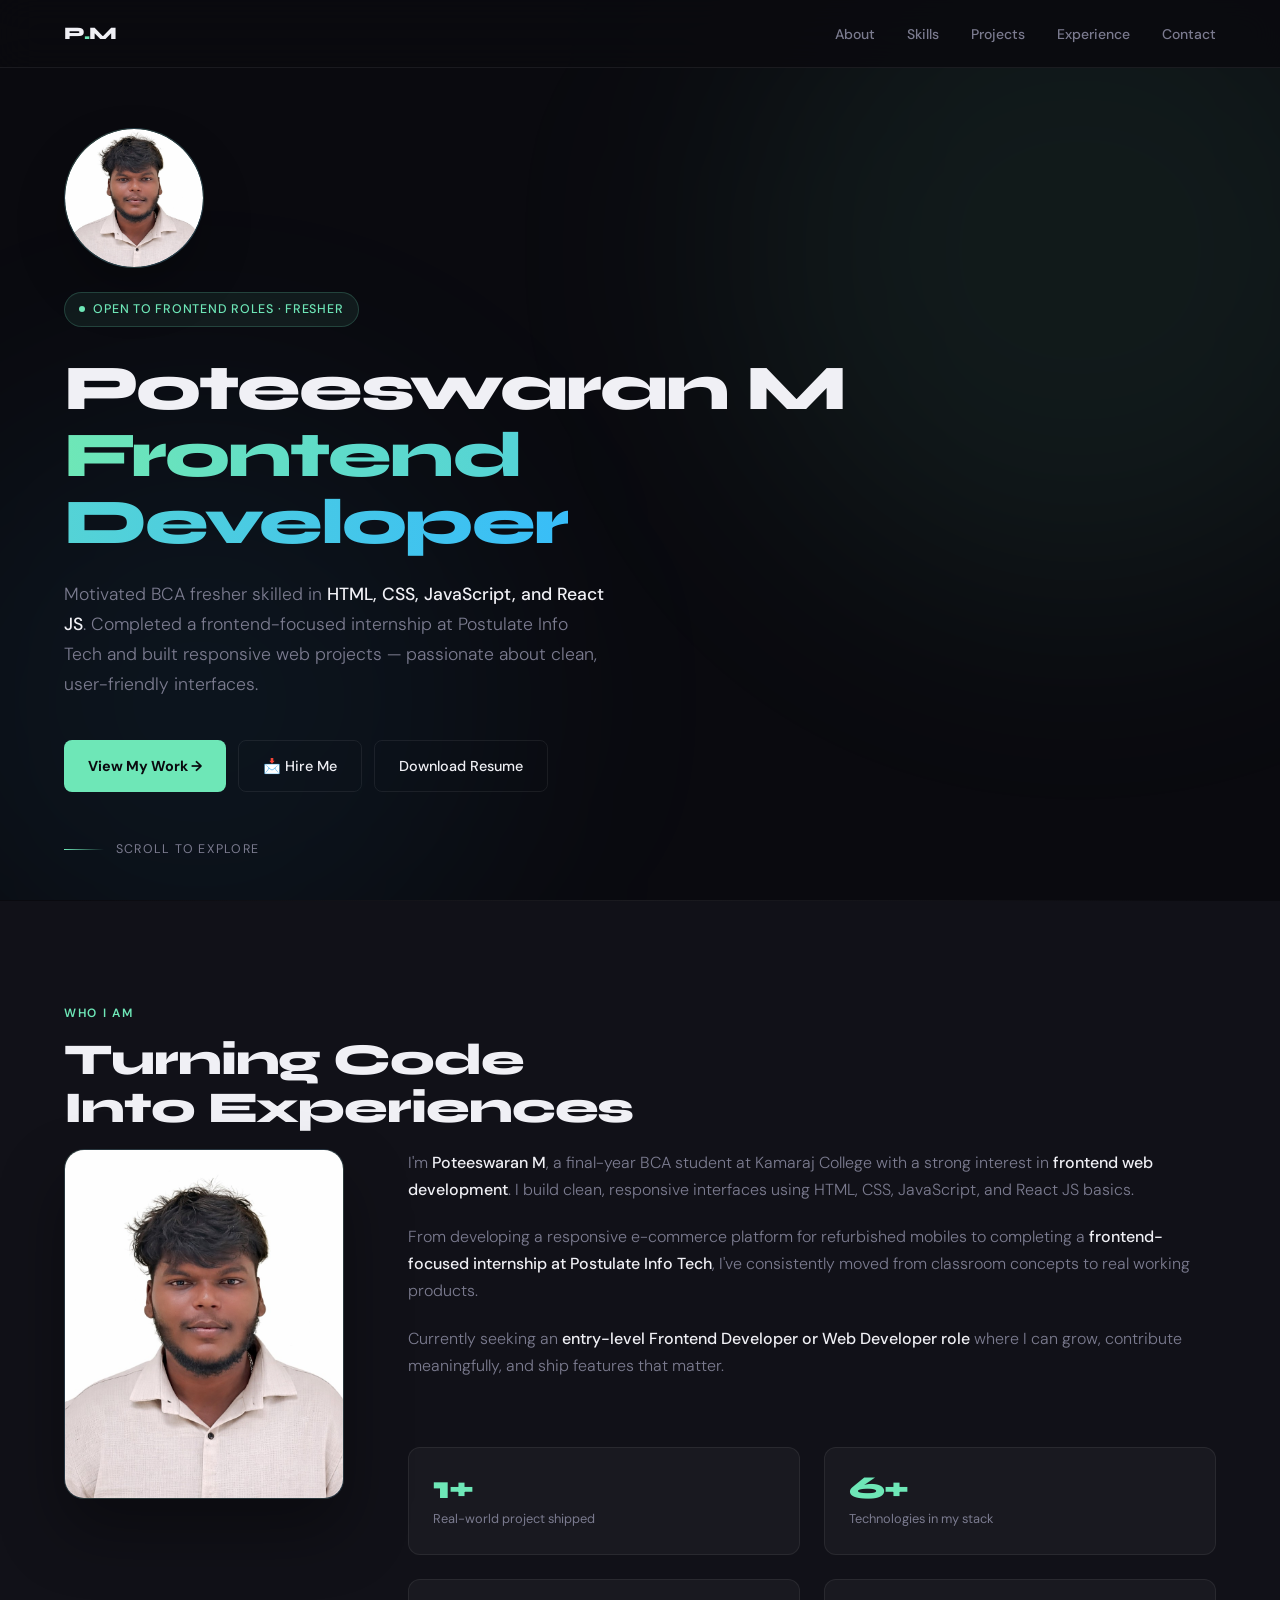
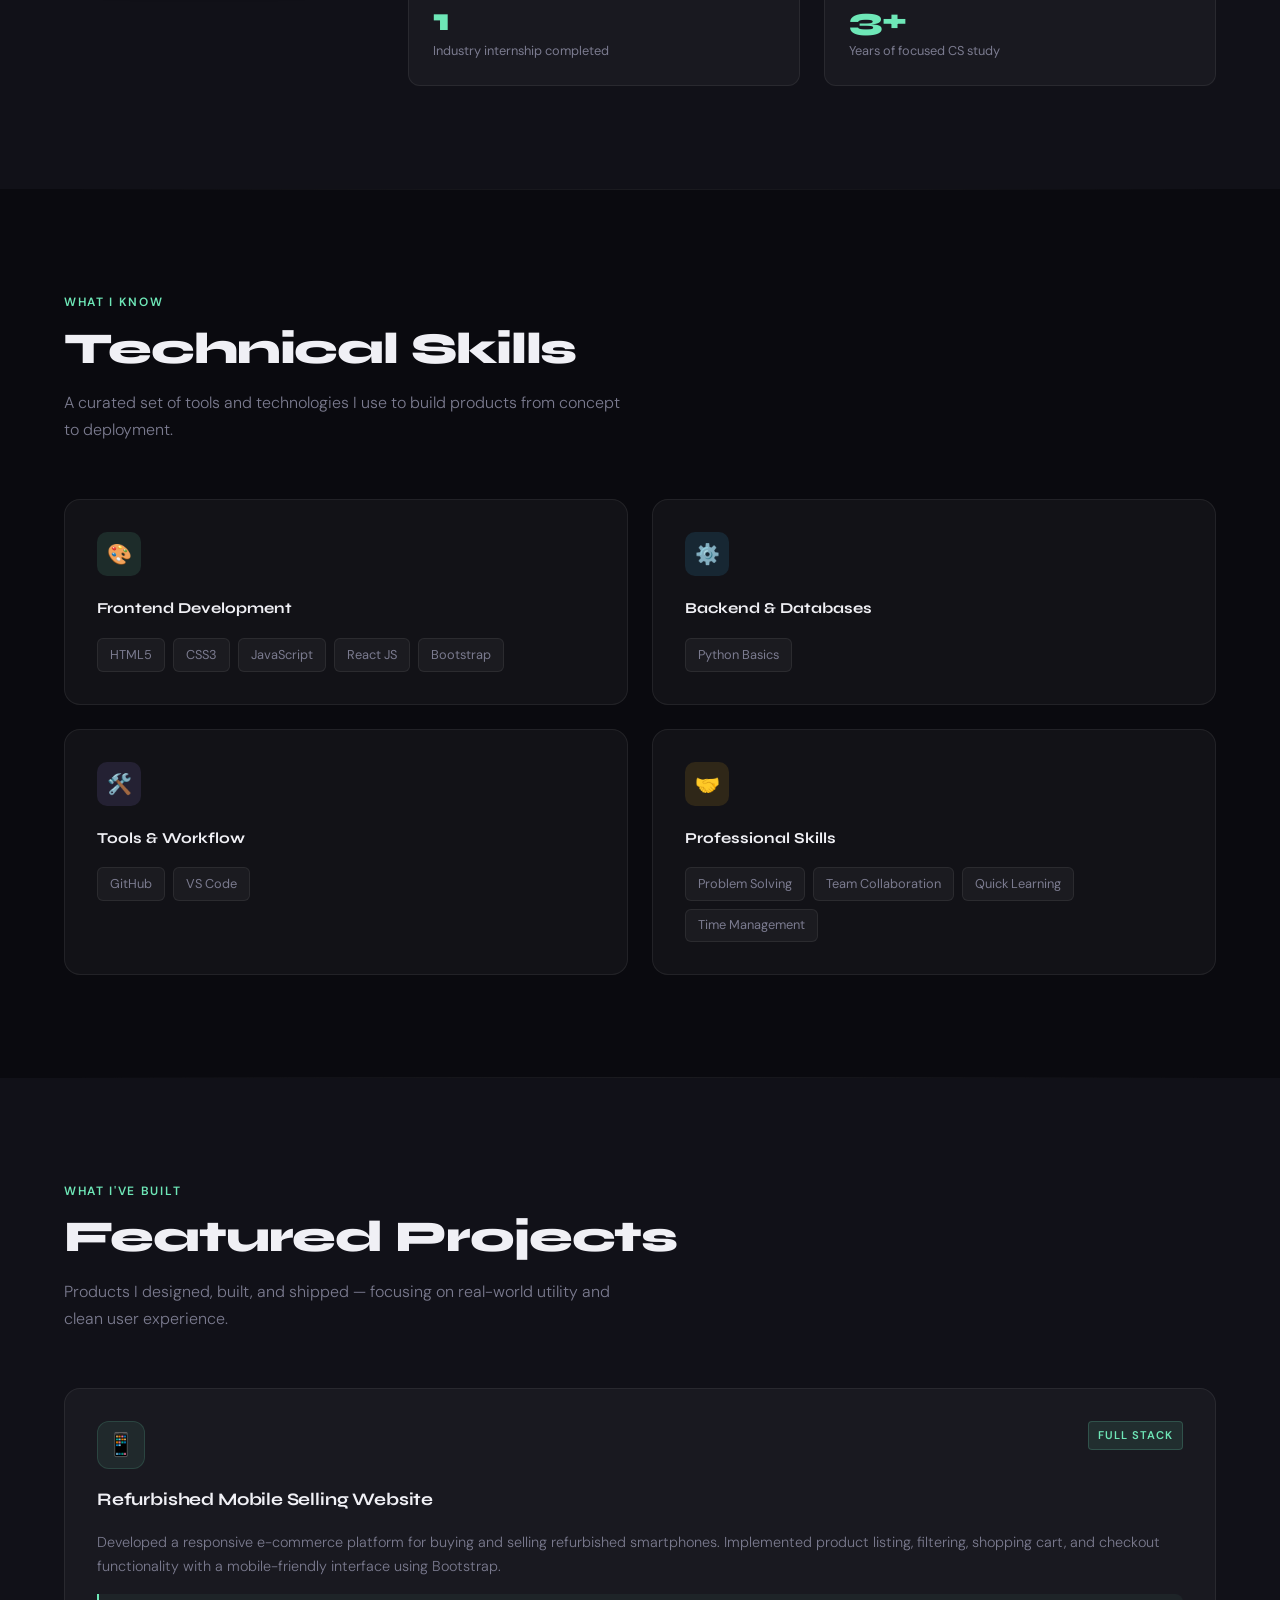
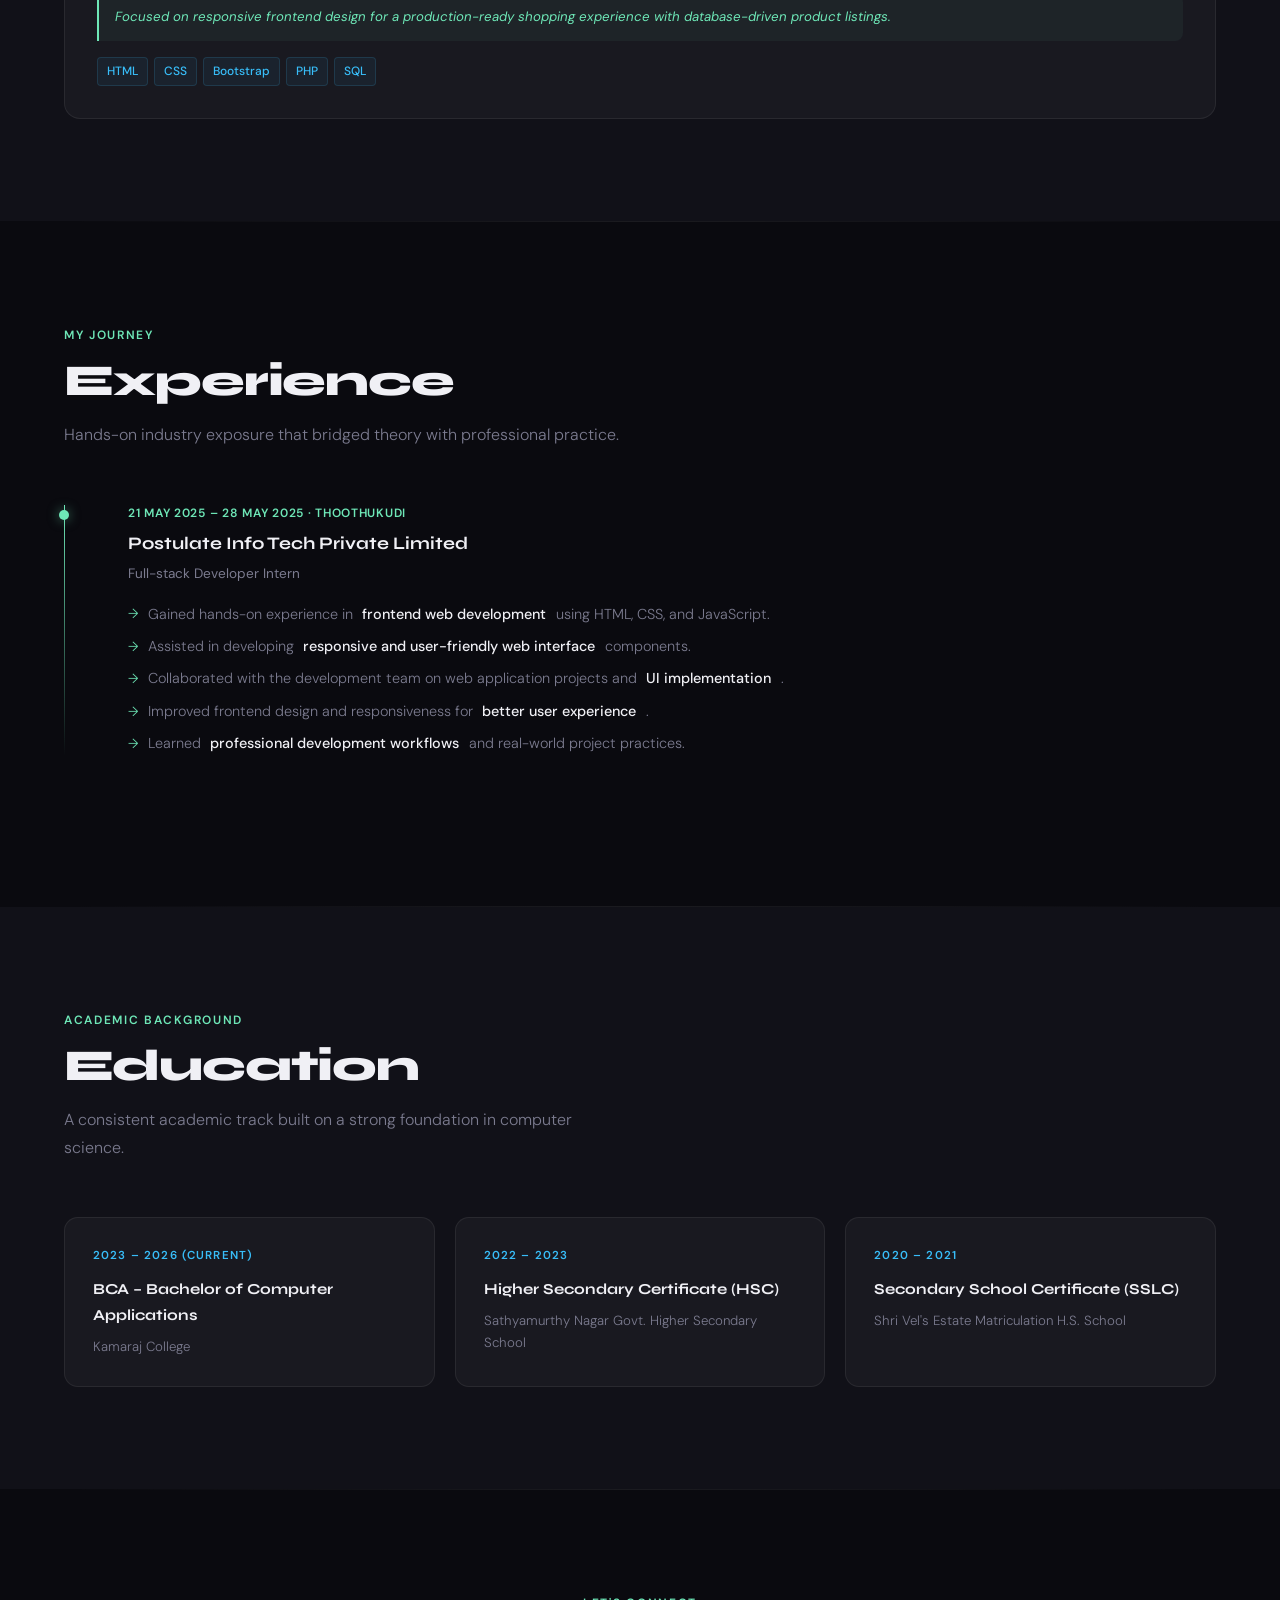
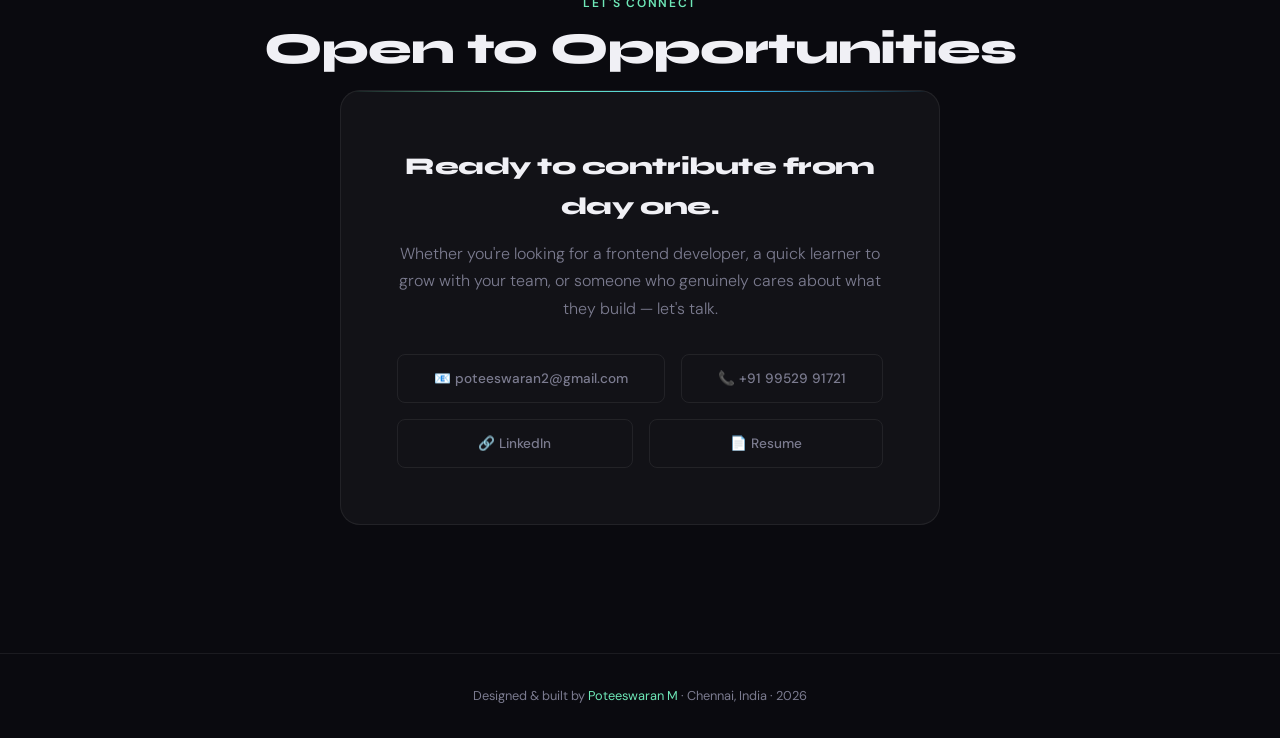
<file: index.html>
<!DOCTYPE html>
<html lang="en">
<head>
<meta charset="UTF-8" />
<meta name="viewport" content="width=device-width, initial-scale=1.0, viewport-fit=cover" />
<title>Poteeswaran M — Frontend Developer</title>
<link href="https://fonts.googleapis.com/css2?family=Syne:wght@400;600;700;800&family=DM+Sans:ital,opsz,wght@0,9..40,300;0,9..40,400;0,9..40,500;1,9..40,300&display=swap" rel="stylesheet" />
<style>
:root{--bg:#0a0a0f;--surface:#111118;--border:rgba(255,255,255,0.07);--accent:#6ee7b7;--accent2:#38bdf8;--text:#f0f0f5;--muted:#7b7b8f;--card:rgba(255,255,255,0.035);--pad-x:clamp(1.25rem,5vw,4rem);--section-y:clamp(4rem,8vw,7rem);--container:72rem;--nav-h:4.25rem}
*,*::before,*::after{box-sizing:border-box;margin:0;padding:0}
html{scroll-behavior:smooth}
body{background:var(--bg);color:var(--text);font-family:'DM Sans',sans-serif;font-size:clamp(.9375rem,2vw,1rem);line-height:1.7;overflow-x:hidden;-webkit-text-size-adjust:100%}
img,video{max-width:100%;height:auto}
.container{width:min(100%,var(--container));margin-inline:auto}
nav{position:fixed;top:0;left:0;right:0;z-index:100;display:flex;justify-content:space-between;align-items:center;gap:1rem;padding:.85rem var(--pad-x);min-height:var(--nav-h);background:rgba(10,10,15,0.9);backdrop-filter:blur(18px);border-bottom:1px solid var(--border);padding-top:max(.85rem,env(safe-area-inset-top))}
.nav-logo{font-family:'Syne',sans-serif;font-weight:800;font-size:clamp(1rem,2.5vw,1.1rem);letter-spacing:-.02em;color:var(--text);text-decoration:none;flex-shrink:0}
.nav-logo span{color:var(--accent)}
.nav-toggle{display:none;flex-direction:column;justify-content:center;gap:5px;width:44px;height:44px;padding:10px;border:1px solid var(--border);border-radius:8px;background:transparent;cursor:pointer;flex-shrink:0}
.nav-toggle span{display:block;height:2px;width:100%;background:var(--text);border-radius:2px;transition:transform .25s,opacity .25s}
.nav-toggle[aria-expanded="true"] span:nth-child(1){transform:translateY(7px) rotate(45deg)}
.nav-toggle[aria-expanded="true"] span:nth-child(2){opacity:0}
.nav-toggle[aria-expanded="true"] span:nth-child(3){transform:translateY(-7px) rotate(-45deg)}
.nav-links{display:flex;gap:clamp(1rem,3vw,2rem);list-style:none;align-items:center}
.nav-links a{color:var(--muted);text-decoration:none;font-size:clamp(.8rem,1.8vw,.875rem);font-weight:500;transition:color .2s;padding:.35rem 0}
.nav-links a:hover{color:var(--accent)}
#hero{min-height:100dvh;display:flex;align-items:center;padding:calc(var(--nav-h) + 3rem) var(--pad-x) clamp(5rem,12vw,6rem);position:relative;overflow:hidden}
.blob{position:absolute;border-radius:50%;filter:blur(120px);pointer-events:none}
.blob1{width:700px;height:700px;background:rgba(110,231,183,.07);top:-100px;right:-150px}
.blob2{width:600px;height:600px;background:rgba(56,189,248,.06);bottom:-100px;left:-100px}
.hero-inner{position:relative;z-index:1;max-width:860px;width:100%}
.hero-avatar-wrapper{position:relative;width:clamp(100px,22vw,140px);height:clamp(100px,22vw,140px);margin-bottom:1.5rem;border-radius:50%;overflow:hidden;background:linear-gradient(135deg,rgba(110,231,183,.18),rgba(56,189,248,.18));box-shadow:0 24px 50px rgba(0,0,0,.22);border:1px solid rgba(255,255,255,.08);flex-shrink:0}
.hero-avatar{width:100%;height:100%;border-radius:50%;object-fit:cover;display:block}
.hero-avatar-fallback{position:absolute;inset:0;display:flex;align-items:center;justify-content:center;border-radius:50%;background:rgba(10,10,15,.55);color:var(--text);font-size:1.2rem;font-weight:700;letter-spacing:.12em;transition:opacity .2s;border:1px solid rgba(255,255,255,.1)}
.hero-badge{display:inline-flex;align-items:center;gap:.5rem;background:rgba(110,231,183,.08);border:1px solid rgba(110,231,183,.2);border-radius:100px;padding:.35rem .9rem;font-size:.78rem;font-weight:500;color:var(--accent);letter-spacing:.06em;text-transform:uppercase;margin-bottom:1.75rem;animation:fadeUp .6s ease both}
.badge-dot{width:6px;height:6px;border-radius:50%;background:var(--accent);animation:pulse 2s infinite}
@keyframes pulse{0%,100%{opacity:1;transform:scale(1)}50%{opacity:.4;transform:scale(.8)}}
.hero-title{font-family:'Syne',sans-serif;font-weight:800;font-size:clamp(2.2rem,5vw,4rem);line-height:1.05;letter-spacing:-.03em;margin-bottom:1.5rem;animation:fadeUp .6s .1s ease both}
.hero-title .line2{background:linear-gradient(90deg,var(--accent),var(--accent2));-webkit-background-clip:text;-webkit-text-fill-color:transparent;background-clip:text}
.hero-sub{font-size:clamp(1rem,2.5vw,1.1rem);color:var(--muted);max-width:540px;margin-bottom:2.5rem;font-weight:300;animation:fadeUp .6s .2s ease both}
.hero-sub strong{color:var(--text);font-weight:500}
.hero-cta{display:flex;gap:.75rem;flex-wrap:wrap;animation:fadeUp .6s .3s ease both}
.btn-primary{display:inline-flex;align-items:center;justify-content:center;gap:.5rem;background:var(--accent);color:#0a0a0f;padding:.8rem 1.5rem;min-height:44px;border-radius:8px;font-weight:700;font-size:clamp(.85rem,2vw,.9rem);text-decoration:none;transition:transform .2s,box-shadow .2s}
.btn-primary:hover{transform:translateY(-2px);box-shadow:0 12px 32px rgba(110,231,183,.25)}
.btn-ghost{display:inline-flex;align-items:center;justify-content:center;gap:.5rem;background:transparent;color:var(--text);padding:.8rem 1.5rem;min-height:44px;border-radius:8px;font-weight:500;font-size:clamp(.85rem,2vw,.9rem);text-decoration:none;border:1px solid var(--border);transition:border-color .2s,color .2s}
.btn-ghost:hover{border-color:rgba(255,255,255,.2);color:var(--accent)}
.hero-scroll{position:absolute;bottom:clamp(1.5rem,4vw,2.5rem);left:var(--pad-x);display:flex;align-items:center;gap:.75rem;color:var(--muted);font-size:.78rem;letter-spacing:.1em;text-transform:uppercase;animation:fadeUp .6s .5s ease both}
@media(max-width:640px){.hero-scroll{display:none}}
.scroll-line{width:40px;height:1px;background:linear-gradient(90deg,var(--accent),transparent)}
@keyframes fadeUp{from{opacity:0;transform:translateY(24px)}to{opacity:1;transform:translateY(0)}}
section{padding:var(--section-y) var(--pad-x);position:relative;z-index:1}
.section-inner{width:min(100%,var(--container));margin-inline:auto}
.section-label{font-size:.75rem;font-weight:600;letter-spacing:.14em;text-transform:uppercase;color:var(--accent);margin-bottom:.75rem}
.section-title{font-family:'Syne',sans-serif;font-weight:800;font-size:clamp(1.65rem,4.5vw,2.75rem);letter-spacing:-.025em;line-height:1.1;margin-bottom:1rem}
.section-desc{color:var(--muted);max-width:560px;font-size:clamp(.95rem,2vw,1rem);font-weight:300;margin-bottom:clamp(2rem,5vw,3.5rem)}
.divider{height:1px;background:linear-gradient(90deg,transparent,var(--border),transparent);margin:0 var(--pad-x)}
#about{background:var(--surface)}
.about-grid{display:grid;grid-template-columns:minmax(200px,280px) 1fr;grid-template-rows:auto auto;gap:clamp(2rem,4vw,3rem) clamp(2rem,5vw,4rem);align-items:start;width:min(100%,var(--container));margin-inline:auto}
.about-image-section{grid-row:1/span 2;justify-self:center}
.about-text{grid-column:2}
.about-stats{grid-column:2}
.about-text p{color:var(--muted);margin-bottom:1.25rem;font-weight:300}
.about-text p strong{color:var(--text);font-weight:500}
.about-image-section{display:flex;justify-content:center;align-items:center}
.about-photo{position:relative;width:min(100%,280px);aspect-ratio:4/5;border-radius:20px;overflow:hidden;border:1px solid var(--border);box-shadow:0 32px 64px rgba(0,0,0,.35);background:linear-gradient(135deg,rgba(110,231,183,.12),rgba(56,189,248,.12))}
.about-photo img{width:100%;height:100%;object-fit:cover;display:block}
.about-photo::after{content:'';position:absolute;inset:0;border-radius:20px;box-shadow:inset 0 0 0 1px rgba(255,255,255,.06);pointer-events:none}
.about-stats{display:grid;grid-template-columns:1fr 1fr;gap:1.5rem}
.stat-card{background:var(--card);border:1px solid var(--border);border-radius:12px;padding:1.5rem;transition:border-color .3s}
.stat-card:hover{border-color:rgba(110,231,183,.25)}
.stat-number{font-family:'Syne',sans-serif;font-size:clamp(1.5rem,4vw,2rem);font-weight:800;color:var(--accent);letter-spacing:-.03em;line-height:1;margin-bottom:.25rem}
.stat-label{font-size:.8rem;color:var(--muted)}
.skills-grid{display:grid;grid-template-columns:repeat(2,1fr);gap:clamp(1rem,3vw,1.5rem);width:min(100%,var(--container));margin-inline:auto}
.skill-group{background:var(--card);border:1px solid var(--border);border-radius:16px;padding:clamp(1.25rem,3vw,2rem);transition:border-color .3s,transform .3s}
@media(hover:hover){.skill-group:hover{border-color:rgba(110,231,183,.2);transform:translateY(-4px)}}
.skill-group-icon{width:44px;height:44px;border-radius:10px;display:flex;align-items:center;justify-content:center;font-size:1.25rem;margin-bottom:1.25rem;flex-shrink:0}
.icon-fe{background:rgba(110,231,183,.12)}.icon-be{background:rgba(56,189,248,.12)}.icon-tools{background:rgba(167,139,250,.12)}.icon-soft{background:rgba(251,191,36,.12)}
.skill-group-title{font-family:'Syne',sans-serif;font-weight:700;font-size:.95rem;margin-bottom:1rem}
.skill-tags{display:flex;flex-wrap:wrap;gap:.5rem}
.skill-tag{background:rgba(255,255,255,.04);border:1px solid var(--border);border-radius:6px;padding:.3rem .75rem;font-size:.8rem;color:var(--muted);transition:color .2s,border-color .2s}
.skill-tag:hover{color:var(--text);border-color:rgba(255,255,255,.15)}
#projects{background:var(--surface)}
.projects-grid{display:grid;grid-template-columns:repeat(auto-fit,minmax(min(100%,300px),1fr));gap:1.5rem;width:min(100%,var(--container));margin-inline:auto}
.project-card{background:var(--card);border:1px solid var(--border);border-radius:16px;padding:clamp(1.25rem,3vw,2rem);display:flex;flex-direction:column;gap:1rem;transition:border-color .3s,transform .3s;position:relative;overflow:hidden}
.project-card::before{content:'';position:absolute;top:0;left:0;right:0;height:2px;background:linear-gradient(90deg,var(--accent),var(--accent2));opacity:0;transition:opacity .3s}
@media(hover:hover){.project-card:hover{border-color:rgba(110,231,183,.2);transform:translateY(-4px)}.project-card:hover::before{opacity:1}}
.project-header{display:flex;justify-content:space-between;align-items:flex-start}
.project-icon{width:48px;height:48px;border-radius:12px;background:rgba(110,231,183,.08);border:1px solid rgba(110,231,183,.15);display:flex;align-items:center;justify-content:center;font-size:1.4rem}
.project-badge{font-size:.7rem;font-weight:600;letter-spacing:.08em;text-transform:uppercase;padding:.25rem .6rem;border-radius:4px;background:rgba(110,231,183,.1);color:var(--accent);border:1px solid rgba(110,231,183,.2)}
.project-title{font-family:'Syne',sans-serif;font-weight:700;font-size:1.1rem;letter-spacing:-.01em}
.project-desc{color:var(--muted);font-size:.9rem;font-weight:300;line-height:1.65}
.project-impact{background:rgba(110,231,183,.05);border-left:2px solid var(--accent);padding:.75rem 1rem;border-radius:0 8px 8px 0;font-size:.83rem;color:var(--accent);font-style:italic}
.project-tech{display:flex;flex-wrap:wrap;gap:.4rem;margin-top:auto}
.tech-tag{background:rgba(56,189,248,.06);border:1px solid rgba(56,189,248,.15);color:var(--accent2);border-radius:4px;padding:.2rem .55rem;font-size:.75rem;font-weight:500}
.timeline{position:relative;padding-left:clamp(1.25rem,4vw,2rem);max-width:var(--container);margin-inline:auto}
.timeline::before{content:'';position:absolute;top:0;bottom:0;left:0;width:1px;background:linear-gradient(180deg,var(--accent),transparent)}
.timeline-item{position:relative;margin-bottom:clamp(2rem,5vw,3rem);padding-left:clamp(1.25rem,4vw,2rem)}
.timeline-dot{position:absolute;left:calc(-1 * clamp(1.25rem,4vw,2rem) - 5px);top:.35rem;width:10px;height:10px;border-radius:50%;background:var(--accent);box-shadow:0 0 12px rgba(110,231,183,.5)}
.timeline-date{font-size:clamp(.7rem,1.8vw,.75rem);font-weight:600;letter-spacing:.06em;text-transform:uppercase;color:var(--accent);margin-bottom:.5rem;line-height:1.4;word-break:break-word}
.timeline-company{font-family:'Syne',sans-serif;font-weight:700;font-size:clamp(1rem,2.5vw,1.1rem);margin-bottom:.2rem}
.timeline-role{color:var(--muted);font-size:.85rem;margin-bottom:1rem}
.timeline-points{list-style:none;display:flex;flex-direction:column;gap:.5rem}
.timeline-points li{color:var(--muted);font-size:.9rem;font-weight:300;display:flex;gap:.6rem}
.timeline-points li::before{content:'→';color:var(--accent);flex-shrink:0;font-size:.85rem;margin-top:.05rem}
.timeline-points li strong{color:var(--text);font-weight:500}
#education{background:var(--surface)}
.edu-grid{display:grid;grid-template-columns:repeat(auto-fit,minmax(min(100%,240px),1fr));gap:1.25rem;width:min(100%,var(--container));margin-inline:auto}
.edu-card{background:var(--card);border:1px solid var(--border);border-radius:14px;padding:clamp(1.25rem,3vw,1.75rem);transition:border-color .3s}
.edu-card:hover{border-color:rgba(110,231,183,.2)}
.edu-year{font-size:.72rem;font-weight:600;letter-spacing:.1em;text-transform:uppercase;color:var(--accent2);margin-bottom:.75rem}
.edu-degree{font-family:'Syne',sans-serif;font-weight:700;font-size:.95rem;margin-bottom:.4rem}
.edu-school{color:var(--muted);font-size:.83rem;font-weight:300}
#contact{text-align:center;padding-bottom:8rem}
.contact-card{max-width:600px;margin:0 auto;background:var(--card);border:1px solid var(--border);border-radius:20px;padding:clamp(1.75rem,5vw,3.5rem);position:relative;overflow:hidden;width:100%}
.contact-card::before{content:'';position:absolute;top:0;left:0;right:0;height:1px;background:linear-gradient(90deg,transparent,var(--accent),var(--accent2),transparent)}
.contact-title{font-family:'Syne',sans-serif;font-size:1.5rem;font-weight:800;margin-bottom:.75rem;letter-spacing:-.02em}
.contact-sub{color:var(--muted);margin-bottom:2rem;font-weight:300}
.contact-links{display:flex;justify-content:center;gap:1rem;flex-wrap:wrap}
.contact-link{display:flex;align-items:center;justify-content:center;gap:.5rem;padding:.75rem 1.15rem;min-height:44px;border-radius:8px;border:1px solid var(--border);color:var(--muted);text-decoration:none;font-size:clamp(.8rem,2vw,.85rem);font-weight:500;transition:all .2s;word-break:break-word;text-align:center;flex:1 1 auto;min-width:min(100%,200px);max-width:100%}
.contact-link:hover{border-color:rgba(110,231,183,.3);color:var(--accent)}
footer{text-align:center;padding:2rem var(--pad-x) max(2rem,env(safe-area-inset-bottom));border-top:1px solid var(--border);color:var(--muted);font-size:clamp(.75rem,2vw,.8rem);line-height:1.6}
footer span{color:var(--accent)}
body.nav-open{overflow:hidden}
/* Tablet */
@media(max-width:1024px){
  .about-grid{grid-template-columns:1fr;grid-template-rows:auto}
  .about-image-section{grid-row:auto;order:-1}
  .about-text,.about-stats{grid-column:1}
  .blob1{width:500px;height:500px}.blob2{width:420px;height:420px}
}
/* Mobile nav */
@media(max-width:900px){
  .nav-toggle{display:flex}
  .nav-links{position:fixed;top:var(--nav-h);left:0;right:0;flex-direction:column;align-items:stretch;gap:0;padding:1rem var(--pad-x) 1.5rem;background:rgba(10,10,15,.98);backdrop-filter:blur(20px);border-bottom:1px solid var(--border);transform:translateY(-120%);opacity:0;visibility:hidden;transition:transform .3s ease,opacity .3s ease,visibility .3s;max-height:calc(100dvh - var(--nav-h));overflow-y:auto}
  .nav-links.is-open{transform:translateY(0);opacity:1;visibility:visible}
  .nav-links li{border-bottom:1px solid var(--border)}
  .nav-links li:last-child{border-bottom:none}
  .nav-links a{display:block;padding:1rem 0;font-size:1rem}
}
@media(max-width:768px){
  .skills-grid{grid-template-columns:1fr}
  .about-stats{grid-template-columns:1fr 1fr}
  #hero{padding-bottom:4rem}
  .hero-cta .btn-primary,.hero-cta .btn-ghost{flex:1 1 calc(50% - .375rem);min-width:140px}
}
@media(max-width:480px){
  .about-stats{grid-template-columns:1fr}
  .hero-cta{flex-direction:column}
  .hero-cta .btn-primary,.hero-cta .btn-ghost{width:100%;flex:1 1 auto}
  .contact-links{flex-direction:column;align-items:stretch}
  .contact-link{width:100%;min-width:0}
  .project-header{flex-wrap:wrap;gap:.75rem}
}
@media(min-width:1280px){
  .projects-grid{grid-template-columns:repeat(auto-fit,minmax(320px,1fr))}
}
.reveal{opacity:0;transform:translateY(30px);transition:opacity .7s ease,transform .7s ease}
.reveal.visible{opacity:1;transform:translateY(0)}
</style>
</head>
<body>
<nav>
  <a href="#hero" class="nav-logo">P<span>.</span>M</a>
  <button type="button" class="nav-toggle" aria-label="Open menu" aria-expanded="false" aria-controls="nav-menu">
    <span></span><span></span><span></span>
  </button>
  <ul class="nav-links" id="nav-menu">
    <li><a href="#about">About</a></li><li><a href="#skills">Skills</a></li>
    <li><a href="#projects">Projects</a></li><li><a href="#experience">Experience</a></li>
    <li><a href="#contact">Contact</a></li>
  </ul>
</nav>

<section id="hero">
  <div class="blob blob1"></div><div class="blob blob2"></div>
  <div class="hero-inner">
    <div class="hero-avatar-wrapper">
      <img src="assets/avatar.png" alt="Poteeswaran M" class="hero-avatar" onload="this.nextElementSibling.style.display='none'" onerror="this.style.display='none'" />
      <div class="hero-avatar-fallback">PM</div>
    </div>
    <div class="hero-badge"><span class="badge-dot"></span>Open to Frontend Roles · Fresher</div>
    <h1 class="hero-title">Poteeswaran M<br><span class="line2">Frontend Developer</span></h1>
    <p class="hero-sub">Motivated BCA fresher skilled in <strong>HTML, CSS, JavaScript, and React JS</strong>. Completed a frontend-focused internship at Postulate Info Tech and built responsive web projects — passionate about clean, user-friendly interfaces.</p>
    <div class="hero-cta">
      <a href="#projects" class="btn-primary">View My Work →</a>
      <a href="mailto:poteeswaran2@gmail.com" class="btn-ghost">📩 Hire Me</a>
      <a href="assets/resume.pdf" class="btn-ghost" download>Download Resume</a>
    </div>
  </div>
  <div class="hero-scroll"><div class="scroll-line"></div> Scroll to explore</div>
</section>
<div class="divider"></div>

<section id="about">
  <div class="reveal"><p class="section-label">Who I Am</p><h2 class="section-title">Turning Code<br>Into Experiences</h2></div>
  <div class="about-grid reveal">
    <div class="about-image-section">
      <figure class="about-photo">
        <img src="assets/avatar.png" alt="Portrait of Poteeswaran M, frontend developer" width="320" height="400" />
      </figure>
    </div>
    <div class="about-text">
      <p>I'm <strong>Poteeswaran M</strong>, a final-year BCA student at Kamaraj College with a strong interest in <strong>frontend web development</strong>. I build clean, responsive interfaces using HTML, CSS, JavaScript, and React JS basics.</p>
      <p>From developing a responsive e-commerce platform for refurbished mobiles to completing a <strong>frontend-focused internship at Postulate Info Tech</strong>, I've consistently moved from classroom concepts to real working products.</p>
      <p>Currently seeking an <strong>entry-level Frontend Developer or Web Developer role</strong> where I can grow, contribute meaningfully, and ship features that matter.</p>
    </div>
    <div class="about-stats">
      <div class="stat-card"><div class="stat-number">1+</div><div class="stat-label">Real-world project shipped</div></div>
      <div class="stat-card"><div class="stat-number">6+</div><div class="stat-label">Technologies in my stack</div></div>
      <div class="stat-card"><div class="stat-number">1</div><div class="stat-label">Industry internship completed</div></div>
      <div class="stat-card"><div class="stat-number">3+</div><div class="stat-label">Years of focused CS study</div></div>
    </div>
  </div>
</section>
<div class="divider"></div>

<section id="skills">
  <div class="reveal"><p class="section-label">What I Know</p><h2 class="section-title">Technical Skills</h2><p class="section-desc">A curated set of tools and technologies I use to build products from concept to deployment.</p></div>
  <div class="skills-grid reveal">
    <div class="skill-group"><div class="skill-group-icon icon-fe">🎨</div><div class="skill-group-title">Frontend Development</div><div class="skill-tags"><span class="skill-tag">HTML5</span><span class="skill-tag">CSS3</span><span class="skill-tag">JavaScript</span><span class="skill-tag">React JS</span><span class="skill-tag">Bootstrap</span></div></div>
    <div class="skill-group"><div class="skill-group-icon icon-be">⚙️</div><div class="skill-group-title">Backend &amp; Databases</div><div class="skill-tags"><span class="skill-tag">Python Basics</span></div></div>
    <div class="skill-group"><div class="skill-group-icon icon-tools">🛠️</div><div class="skill-group-title">Tools &amp; Workflow</div><div class="skill-tags"><span class="skill-tag">GitHub</span><span class="skill-tag">VS Code</span></div></div>
    <div class="skill-group"><div class="skill-group-icon icon-soft">🤝</div><div class="skill-group-title">Professional Skills</div><div class="skill-tags"><span class="skill-tag">Problem Solving</span><span class="skill-tag">Team Collaboration</span><span class="skill-tag">Quick Learning</span><span class="skill-tag">Time Management</span></div></div>
  </div>
</section>
<div class="divider"></div>

<section id="projects">
  <div class="reveal"><p class="section-label">What I've Built</p><h2 class="section-title">Featured Projects</h2><p class="section-desc">Products I designed, built, and shipped — focusing on real-world utility and clean user experience.</p></div>
  <div class="projects-grid reveal">
    <div class="project-card">
      <div class="project-header"><div class="project-icon">📱</div><div class="project-badge">Full Stack</div></div>
      <div class="project-title">Refurbished Mobile Selling Website</div>
      <p class="project-desc">Developed a responsive e-commerce platform for buying and selling refurbished smartphones. Implemented product listing, filtering, shopping cart, and checkout functionality with a mobile-friendly interface using Bootstrap.</p>
      <div class="project-impact">Focused on responsive frontend design for a production-ready shopping experience with database-driven product listings.</div>
      <div class="project-tech"><span class="tech-tag">HTML</span><span class="tech-tag">CSS</span><span class="tech-tag">Bootstrap</span><span class="tech-tag">PHP</span><span class="tech-tag">SQL</span></div>
    </div>
  </div>
</section>
<div class="divider"></div>

<section id="experience">
  <div class="reveal"><p class="section-label">My Journey</p><h2 class="section-title">Experience</h2><p class="section-desc">Hands-on industry exposure that bridged theory with professional practice.</p></div>
  <div class="timeline reveal">
    <div class="timeline-item">
      <div class="timeline-dot"></div>
      <div class="timeline-date">21 May 2025 – 28 May 2025 · Thoothukudi</div>
      <div class="timeline-company">Postulate Info Tech Private Limited</div>
      <div class="timeline-role">Full-stack Developer Intern</div>
      <ul class="timeline-points">
        <li>Gained hands-on experience in <strong>frontend web development</strong> using HTML, CSS, and JavaScript.</li>
        <li>Assisted in developing <strong>responsive and user-friendly web interface</strong> components.</li>
        <li>Collaborated with the development team on web application projects and <strong>UI implementation</strong>.</li>
        <li>Improved frontend design and responsiveness for <strong>better user experience</strong>.</li>
        <li>Learned <strong>professional development workflows</strong> and real-world project practices.</li>
      </ul>
    </div>
  </div>
</section>
<div class="divider"></div>

<section id="education">
  <div class="reveal"><p class="section-label">Academic Background</p><h2 class="section-title">Education</h2><p class="section-desc">A consistent academic track built on a strong foundation in computer science.</p></div>
  <div class="edu-grid reveal">
    <div class="edu-card"><div class="edu-year">2023 – 2026 (Current)</div><div class="edu-degree">BCA – Bachelor of Computer Applications</div><div class="edu-school">Kamaraj College</div></div>
    <div class="edu-card"><div class="edu-year">2022 – 2023</div><div class="edu-degree">Higher Secondary Certificate (HSC)</div><div class="edu-school">Sathyamurthy Nagar Govt. Higher Secondary School</div></div>
    <div class="edu-card"><div class="edu-year">2020 – 2021</div><div class="edu-degree">Secondary School Certificate (SSLC)</div><div class="edu-school">Shri Vel's Estate Matriculation H.S. School</div></div>
  </div>
</section>
<div class="divider"></div>

<section id="contact">
  <div class="reveal"><p class="section-label">Let's Connect</p><h2 class="section-title" style="text-align:center">Open to Opportunities</h2></div>
  <div class="contact-card reveal">
    <div class="contact-title">Ready to contribute from day one.</div>
    <p class="contact-sub">Whether you're looking for a frontend developer, a quick learner to grow with your team, or someone who genuinely cares about what they build — let's talk.</p>
    <div class="contact-links">
      <a href="mailto:poteeswaran2@gmail.com" class="contact-link">📧 poteeswaran2@gmail.com</a>
      <a href="tel:+919952991721" class="contact-link">📞 +91 99529 91721</a>
      <a href="https://www.linkedin.com/in/poteeswaran" target="_blank" rel="noopener noreferrer" class="contact-link">🔗 LinkedIn</a>
      <a href="assets/resume.pdf" class="contact-link" download>📄 Resume</a>
    </div>
  </div>
</section>

<footer>Designed &amp; built by <span>Poteeswaran M</span> · Chennai, India · 2026</footer>
<script>
const reveals=document.querySelectorAll('.reveal');
const observer=new IntersectionObserver((entries)=>{entries.forEach(e=>{if(e.isIntersecting)e.target.classList.add('visible')})},{threshold:.1,rootMargin:'0px 0px -60px 0px'});
reveals.forEach(el=>observer.observe(el));
const navToggle=document.querySelector('.nav-toggle');
const navMenu=document.querySelector('.nav-links');
function closeNav(){navToggle.setAttribute('aria-expanded','false');navToggle.setAttribute('aria-label','Open menu');navMenu.classList.remove('is-open');document.body.classList.remove('nav-open')}
function openNav(){navToggle.setAttribute('aria-expanded','true');navToggle.setAttribute('aria-label','Close menu');navMenu.classList.add('is-open');document.body.classList.add('nav-open')}
navToggle.addEventListener('click',()=>{navMenu.classList.contains('is-open')?closeNav():openNav()});
navMenu.querySelectorAll('a').forEach(a=>a.addEventListener('click',closeNav));
window.addEventListener('resize',()=>{if(window.innerWidth>900)closeNav()});
</script>
</body>
</html>
</file>
